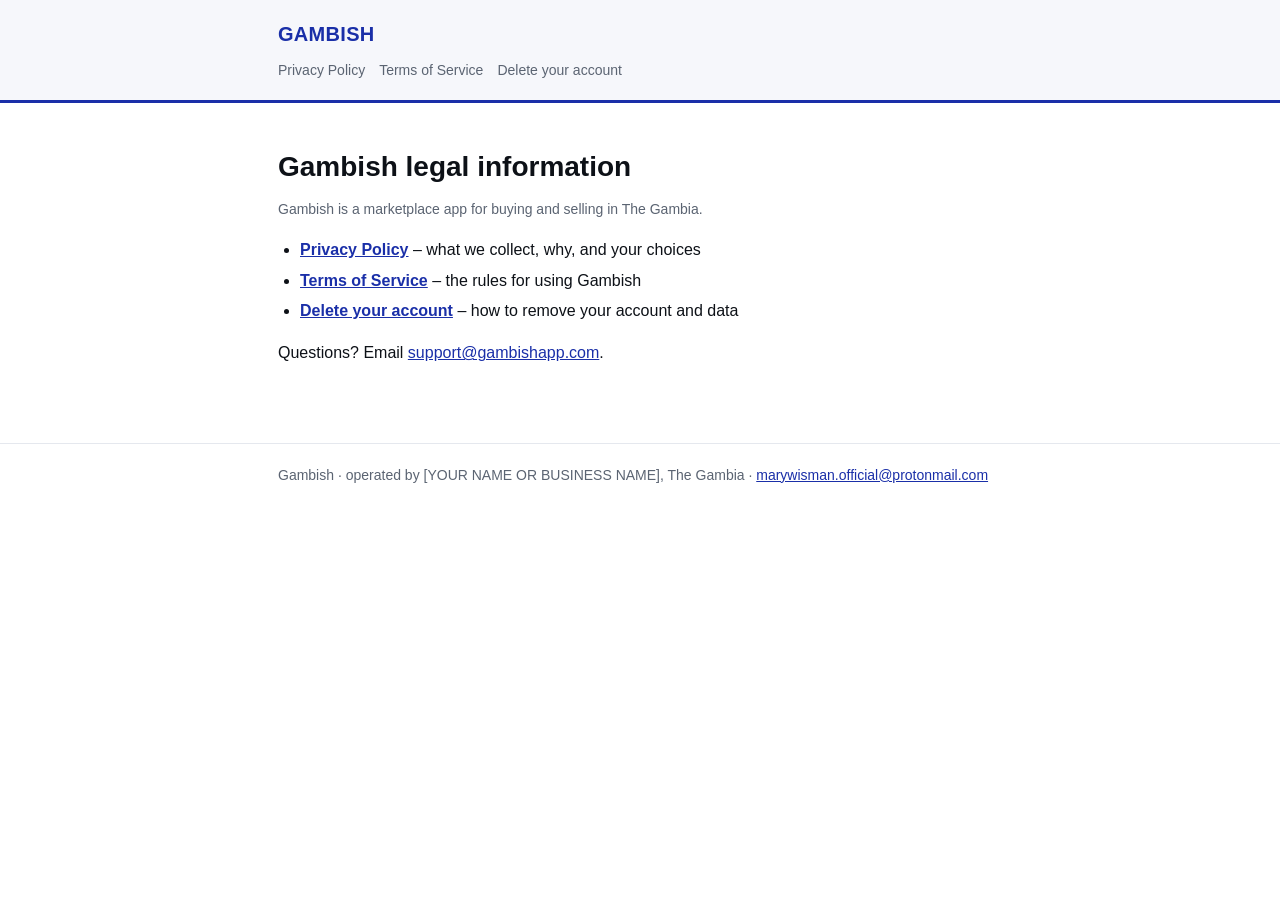
<file: index.html>
<!DOCTYPE html>
<html lang="en">
<head>
<meta charset="utf-8">
<meta name="viewport" content="width=device-width, initial-scale=1">
<title>Legal · Gambish</title>
<link rel="stylesheet" href="style.css">
</head>
<body>
<header><div class="wrap">
  <a class="brand" href="index.html">GAMBISH</a>
  <nav><a href="privacy.html">Privacy Policy</a><a href="terms.html">Terms of Service</a><a href="delete-account.html">Delete your account</a></nav>
</div></header>
<main class="wrap">

<h1>Gambish legal information</h1>
<p class="muted">Gambish is a marketplace app for buying and selling in The Gambia.</p>
<ul>
  <li><a href="privacy.html"><strong>Privacy Policy</strong></a> &ndash; what we collect, why, and your choices</li>
  <li><a href="terms.html"><strong>Terms of Service</strong></a> &ndash; the rules for using Gambish</li>
  <li><a href="delete-account.html"><strong>Delete your account</strong></a> &ndash; how to remove your account and data</li>
</ul>
<p>Questions? Email <a href="mailto:support@gambishapp.com">support@gambishapp.com</a>.</p>

</main>
<footer><div class="wrap">Gambish &middot; operated by [YOUR NAME OR BUSINESS NAME], The Gambia &middot; <a href="mailto:marywisman.official@protonmail.com">marywisman.official@protonmail.com</a></div></footer>
</body>
</html>
</file>
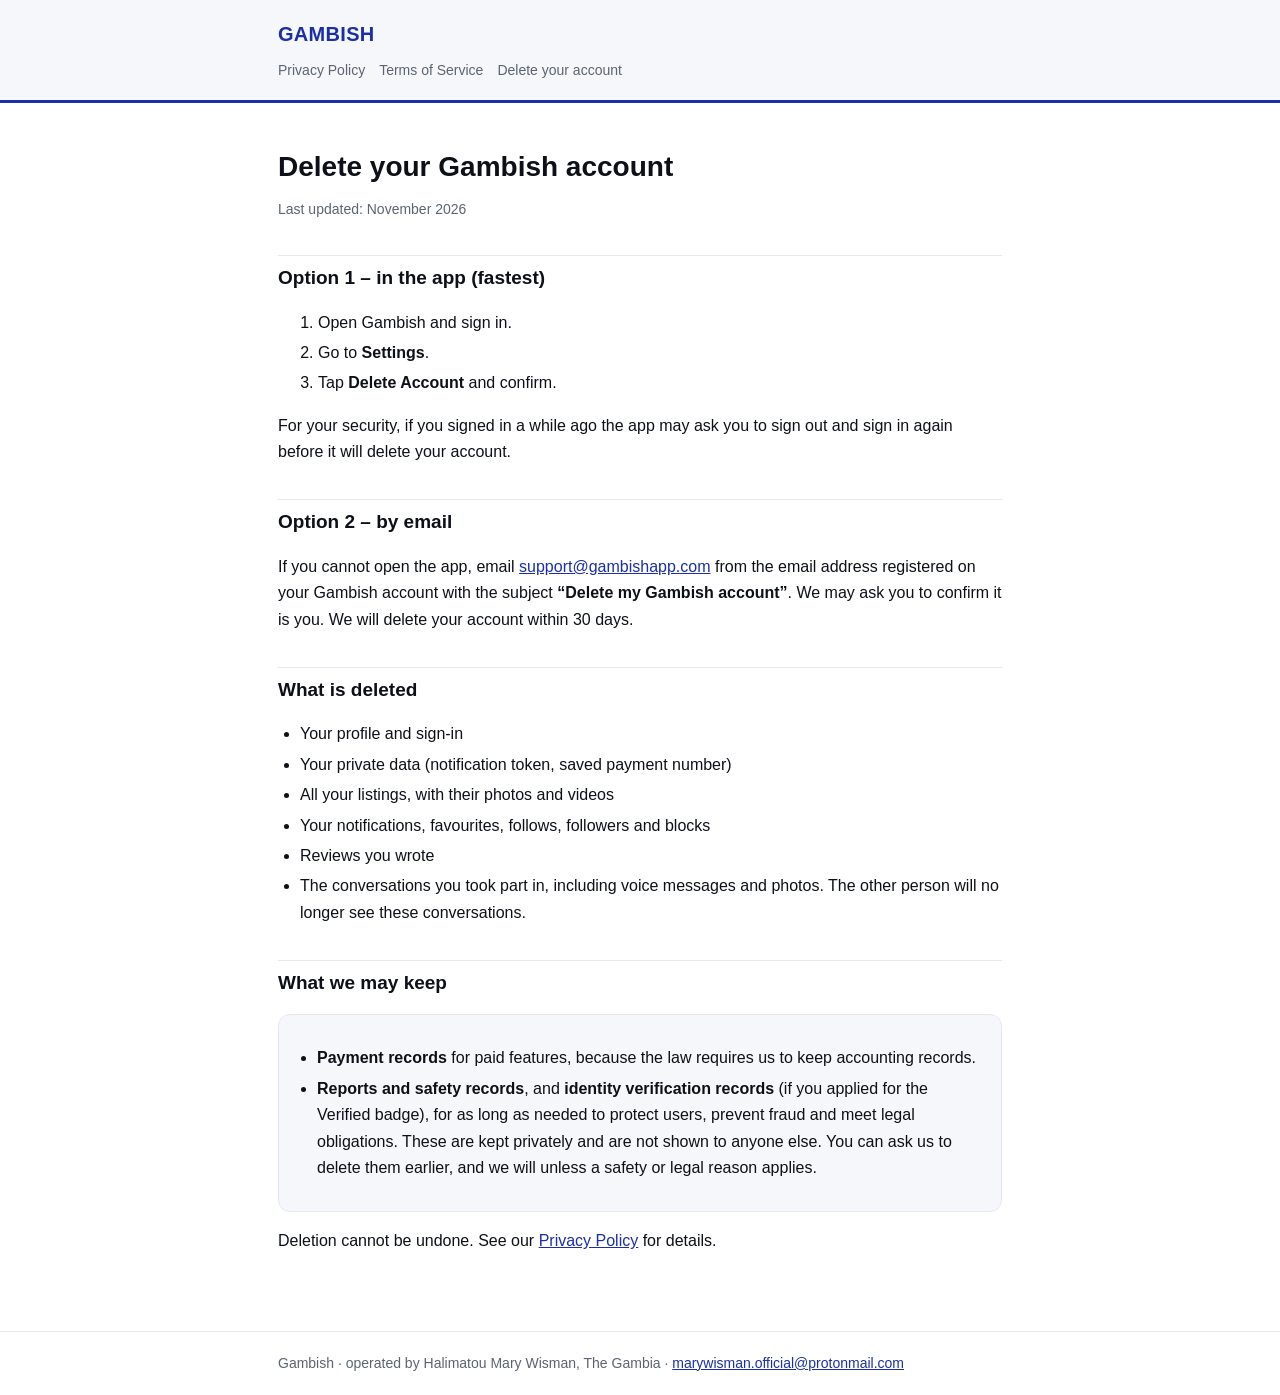
<file: delete-account.html>
<!DOCTYPE html>
<html lang="en">
<head>
<meta charset="utf-8">
<meta name="viewport" content="width=device-width, initial-scale=1">
<title>Delete your account · Gambish</title>
<link rel="stylesheet" href="style.css">
</head>
<body>
<header><div class="wrap">
  <a class="brand" href="index.html">GAMBISH</a>
  <nav><a href="privacy.html">Privacy Policy</a><a href="terms.html">Terms of Service</a><a href="delete-account.html">Delete your account</a></nav>
</div></header>
<main class="wrap">

<h1>Delete your Gambish account</h1>
<p class="muted">Last updated: November 2026</p>

<h2>Option 1 &ndash; in the app (fastest)</h2>
<ol>
  <li>Open Gambish and sign in.</li>
  <li>Go to <strong>Settings</strong>.</li>
  <li>Tap <strong>Delete Account</strong> and confirm.</li>
</ol>
<p>For your security, if you signed in a while ago the app may ask you to sign out and sign in again before it will delete your account.</p>

<h2>Option 2 &ndash; by email</h2>
<p>If you cannot open the app, email <a href="mailto:support@gambishapp.com">support@gambishapp.com</a> from the email address registered on your Gambish account with the subject <strong>&ldquo;Delete my Gambish account&rdquo;</strong>. We may ask you to confirm it is you. We will delete your account within 30 days.</p>

<h2>What is deleted</h2>
<ul>
  <li>Your profile and sign-in</li>
  <li>Your private data (notification token, saved payment number)</li>
  <li>All your listings, with their photos and videos</li>
  <li>Your notifications, favourites, follows, followers and blocks</li>
  <li>Reviews you wrote</li>
  <li>The conversations you took part in, including voice messages and photos. The other person will no longer see these conversations.</li>
</ul>

<h2>What we may keep</h2>
<div class="box">
<ul>
  <li><strong>Payment records</strong> for paid features, because the law requires us to keep accounting records.</li>
  <li><strong>Reports and safety records</strong>, and <strong>identity verification records</strong> (if you applied for the Verified badge), for as long as needed to protect users, prevent fraud and meet legal obligations. These are kept privately and are not shown to anyone else. You can ask us to delete them earlier, and we will unless a safety or legal reason applies.</li>
</ul>
</div>

<p>Deletion cannot be undone. See our <a href="privacy.html">Privacy Policy</a> for details.</p>

</main>
<footer><div class="wrap">Gambish &middot; operated by Halimatou Mary Wisman, The Gambia &middot; <a href="mailto:marywisman.official@protonmail.com">marywisman.official@protonmail.com</a></div></footer>
</body>
</html>
</file>
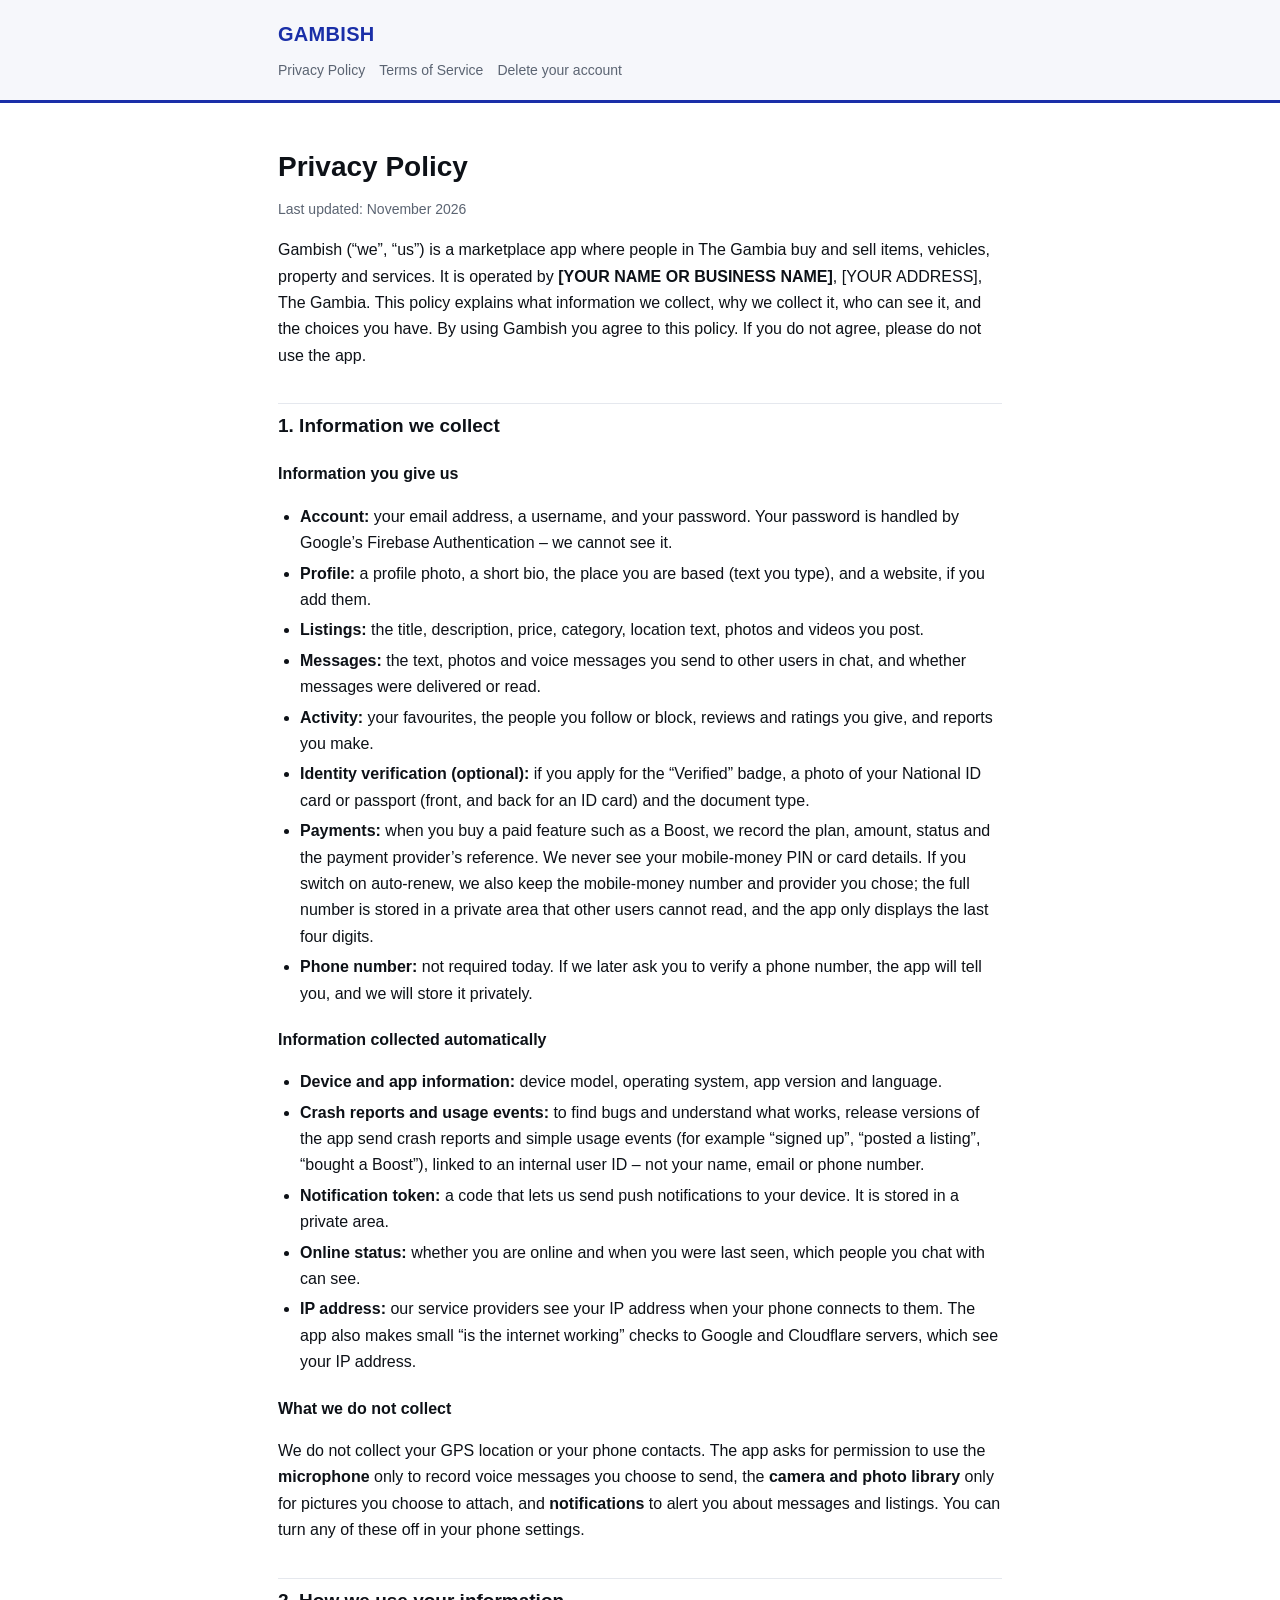
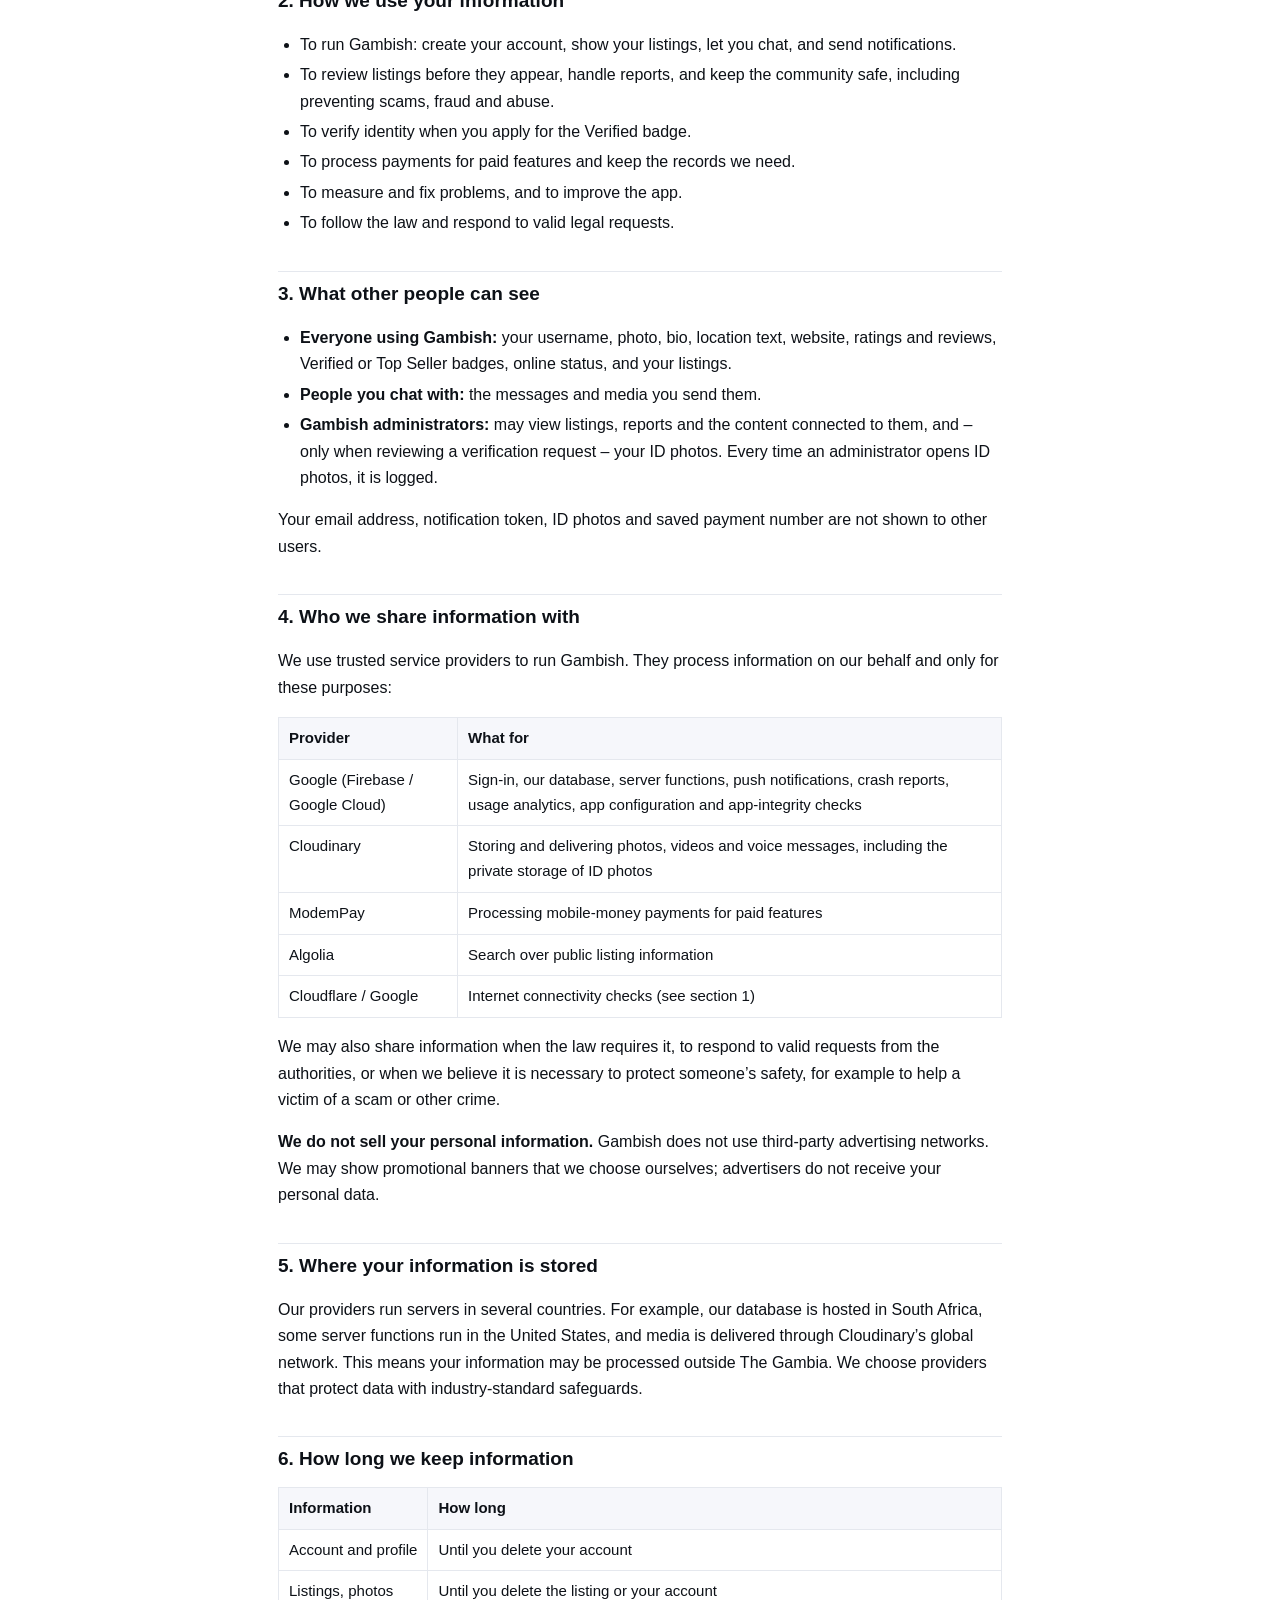
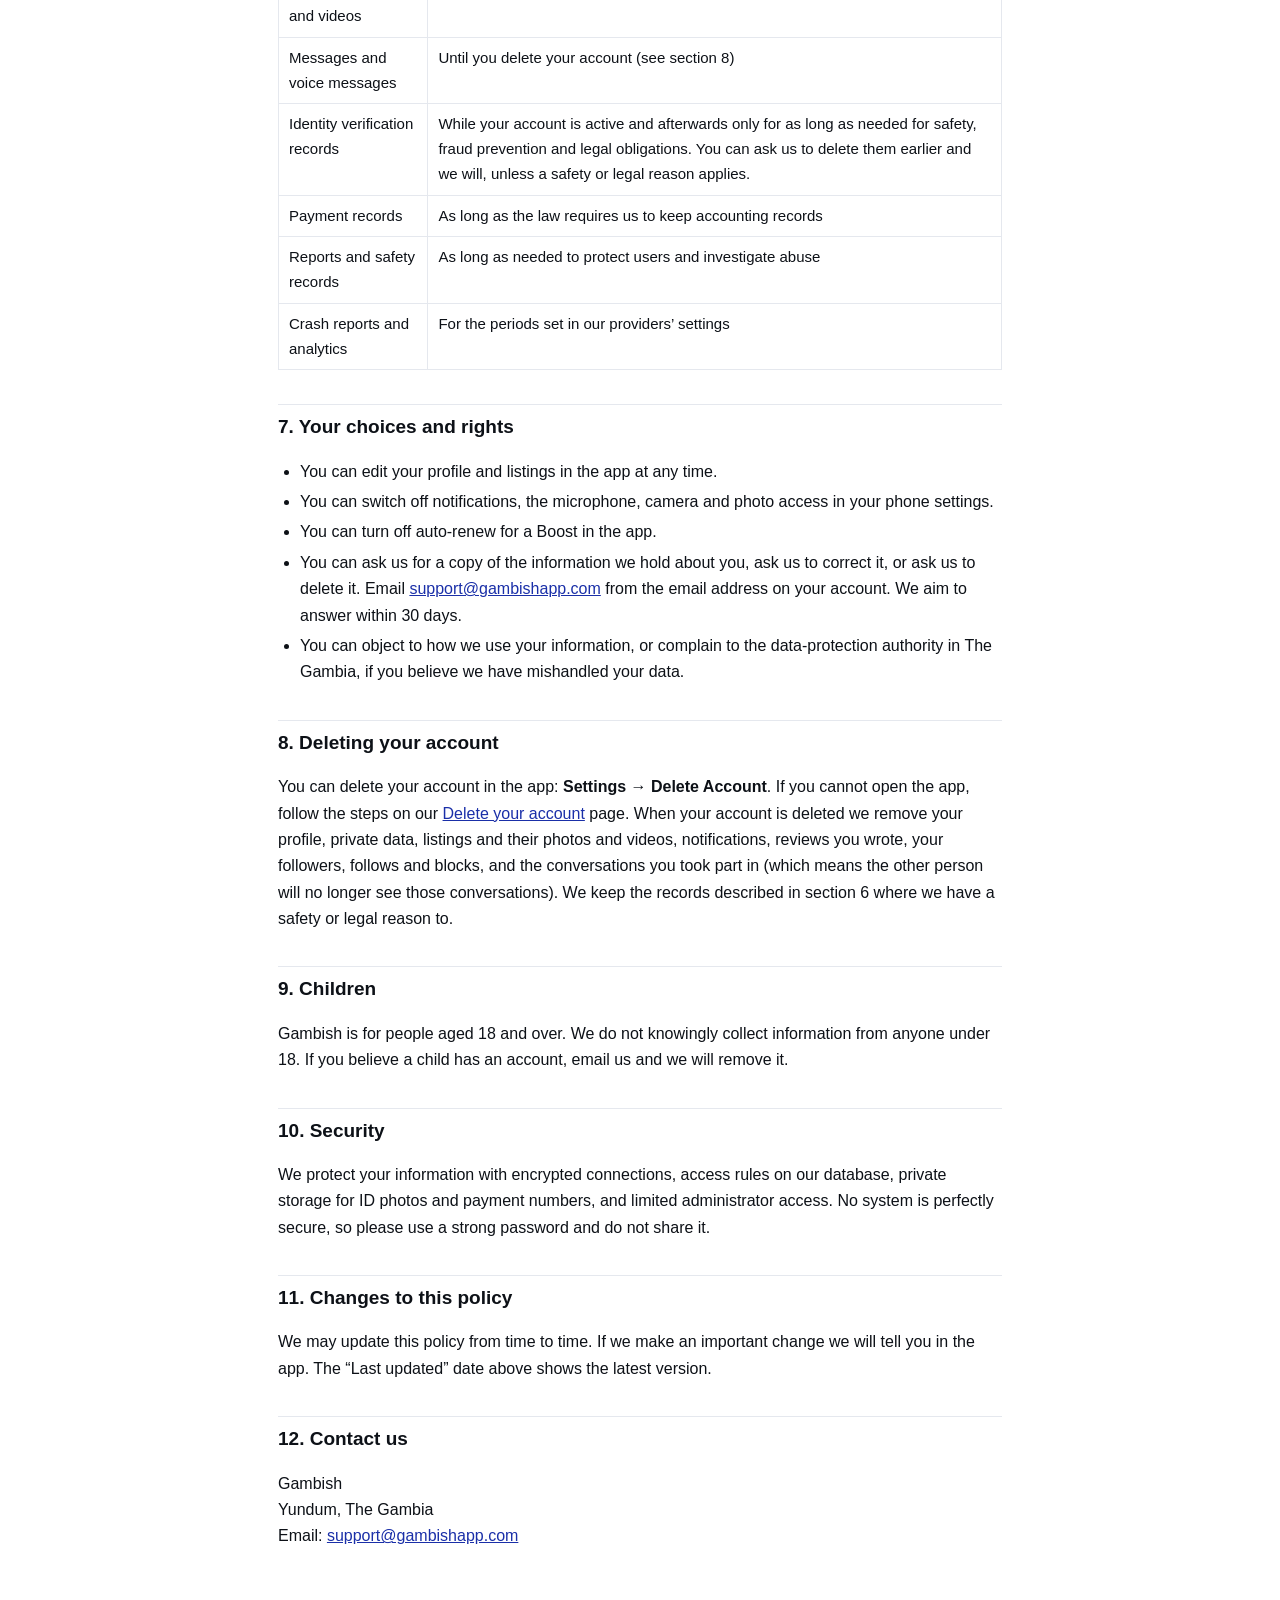
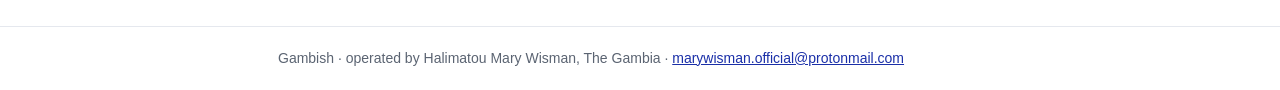
<file: privacy.html>
<!DOCTYPE html>
<html lang="en">
<head>
<meta charset="utf-8">
<meta name="viewport" content="width=device-width, initial-scale=1">
<title>Privacy Policy · Gambish</title>
<link rel="stylesheet" href="style.css">
</head>
<body>
<header><div class="wrap">
  <a class="brand" href="index.html">GAMBISH</a>
  <nav><a href="privacy.html">Privacy Policy</a><a href="terms.html">Terms of Service</a><a href="delete-account.html">Delete your account</a></nav>
</div></header>
<main class="wrap">

<h1>Privacy Policy</h1>
<p class="muted">Last updated: November 2026</p>

<p>Gambish (&ldquo;we&rdquo;, &ldquo;us&rdquo;) is a marketplace app where people in The Gambia buy and sell items, vehicles, property and services. It is operated by <strong>[YOUR NAME OR BUSINESS NAME]</strong>, [YOUR ADDRESS], The Gambia. This policy explains what information we collect, why we collect it, who can see it, and the choices you have. By using Gambish you agree to this policy. If you do not agree, please do not use the app.</p>

<h2>1. Information we collect</h2>

<h3>Information you give us</h3>
<ul>
  <li><strong>Account:</strong> your email address, a username, and your password. Your password is handled by Google&rsquo;s Firebase Authentication &ndash; we cannot see it.</li>
  <li><strong>Profile:</strong> a profile photo, a short bio, the place you are based (text you type), and a website, if you add them.</li>
  <li><strong>Listings:</strong> the title, description, price, category, location text, photos and videos you post.</li>
  <li><strong>Messages:</strong> the text, photos and voice messages you send to other users in chat, and whether messages were delivered or read.</li>
  <li><strong>Activity:</strong> your favourites, the people you follow or block, reviews and ratings you give, and reports you make.</li>
  <li><strong>Identity verification (optional):</strong> if you apply for the &ldquo;Verified&rdquo; badge, a photo of your National ID card or passport (front, and back for an ID card) and the document type.</li>
  <li><strong>Payments:</strong> when you buy a paid feature such as a Boost, we record the plan, amount, status and the payment provider&rsquo;s reference. We never see your mobile-money PIN or card details. If you switch on auto-renew, we also keep the mobile-money number and provider you chose; the full number is stored in a private area that other users cannot read, and the app only displays the last four digits.</li>
  <li><strong>Phone number:</strong> not required today. If we later ask you to verify a phone number, the app will tell you, and we will store it privately.</li>
</ul>

<h3>Information collected automatically</h3>
<ul>
  <li><strong>Device and app information:</strong> device model, operating system, app version and language.</li>
  <li><strong>Crash reports and usage events:</strong> to find bugs and understand what works, release versions of the app send crash reports and simple usage events (for example &ldquo;signed up&rdquo;, &ldquo;posted a listing&rdquo;, &ldquo;bought a Boost&rdquo;), linked to an internal user ID &ndash; not your name, email or phone number.</li>
  <li><strong>Notification token:</strong> a code that lets us send push notifications to your device. It is stored in a private area.</li>
  <li><strong>Online status:</strong> whether you are online and when you were last seen, which people you chat with can see.</li>
  <li><strong>IP address:</strong> our service providers see your IP address when your phone connects to them. The app also makes small &ldquo;is the internet working&rdquo; checks to Google and Cloudflare servers, which see your IP address.</li>
</ul>

<h3>What we do not collect</h3>
<p>We do not collect your GPS location or your phone contacts. The app asks for permission to use the <strong>microphone</strong> only to record voice messages you choose to send, the <strong>camera and photo library</strong> only for pictures you choose to attach, and <strong>notifications</strong> to alert you about messages and listings. You can turn any of these off in your phone settings.</p>

<h2>2. How we use your information</h2>
<ul>
  <li>To run Gambish: create your account, show your listings, let you chat, and send notifications.</li>
  <li>To review listings before they appear, handle reports, and keep the community safe, including preventing scams, fraud and abuse.</li>
  <li>To verify identity when you apply for the Verified badge.</li>
  <li>To process payments for paid features and keep the records we need.</li>
  <li>To measure and fix problems, and to improve the app.</li>
  <li>To follow the law and respond to valid legal requests.</li>
</ul>

<h2>3. What other people can see</h2>
<ul>
  <li><strong>Everyone using Gambish:</strong> your username, photo, bio, location text, website, ratings and reviews, Verified or Top Seller badges, online status, and your listings.</li>
  <li><strong>People you chat with:</strong> the messages and media you send them.</li>
  <li><strong>Gambish administrators:</strong> may view listings, reports and the content connected to them, and &ndash; only when reviewing a verification request &ndash; your ID photos. Every time an administrator opens ID photos, it is logged.</li>
</ul>
<p>Your email address, notification token, ID photos and saved payment number are not shown to other users.</p>

<h2>4. Who we share information with</h2>
<p>We use trusted service providers to run Gambish. They process information on our behalf and only for these purposes:</p>
<table>
<tr><th>Provider</th><th>What for</th></tr>
<tr><td>Google (Firebase / Google Cloud)</td><td>Sign-in, our database, server functions, push notifications, crash reports, usage analytics, app configuration and app-integrity checks</td></tr>
<tr><td>Cloudinary</td><td>Storing and delivering photos, videos and voice messages, including the private storage of ID photos</td></tr>
<tr><td>ModemPay</td><td>Processing mobile-money payments for paid features</td></tr>
<tr><td>Algolia</td><td>Search over public listing information</td></tr>
<tr><td>Cloudflare / Google</td><td>Internet connectivity checks (see section 1)</td></tr>
</table>
<p>We may also share information when the law requires it, to respond to valid requests from the authorities, or when we believe it is necessary to protect someone&rsquo;s safety, for example to help a victim of a scam or other crime.</p>
<p><strong>We do not sell your personal information.</strong> Gambish does not use third-party advertising networks. We may show promotional banners that we choose ourselves; advertisers do not receive your personal data.</p>

<h2>5. Where your information is stored</h2>
<p>Our providers run servers in several countries. For example, our database is hosted in South Africa, some server functions run in the United States, and media is delivered through Cloudinary&rsquo;s global network. This means your information may be processed outside The Gambia. We choose providers that protect data with industry-standard safeguards.</p>

<h2>6. How long we keep information</h2>
<table>
<tr><th>Information</th><th>How long</th></tr>
<tr><td>Account and profile</td><td>Until you delete your account</td></tr>
<tr><td>Listings, photos and videos</td><td>Until you delete the listing or your account</td></tr>
<tr><td>Messages and voice messages</td><td>Until you delete your account (see section 8)</td></tr>
<tr><td>Identity verification records</td><td>While your account is active and afterwards only for as long as needed for safety, fraud prevention and legal obligations. You can ask us to delete them earlier and we will, unless a safety or legal reason applies.</td></tr>
<tr><td>Payment records</td><td>As long as the law requires us to keep accounting records</td></tr>
<tr><td>Reports and safety records</td><td>As long as needed to protect users and investigate abuse</td></tr>
<tr><td>Crash reports and analytics</td><td>For the periods set in our providers&rsquo; settings</td></tr>
</table>

<h2>7. Your choices and rights</h2>
<ul>
  <li>You can edit your profile and listings in the app at any time.</li>
  <li>You can switch off notifications, the microphone, camera and photo access in your phone settings.</li>
  <li>You can turn off auto-renew for a Boost in the app.</li>
  <li>You can ask us for a copy of the information we hold about you, ask us to correct it, or ask us to delete it. Email <a href="mailto:support@gambishapp.com">support@gambishapp.com</a> from the email address on your account. We aim to answer within 30 days.</li>
  <li>You can object to how we use your information, or complain to the data-protection authority in The Gambia, if you believe we have mishandled your data.</li>
</ul>

<h2>8. Deleting your account</h2>
<p>You can delete your account in the app: <strong>Settings &rarr; Delete Account</strong>. If you cannot open the app, follow the steps on our <a href="delete-account.html">Delete your account</a> page. When your account is deleted we remove your profile, private data, listings and their photos and videos, notifications, reviews you wrote, your followers, follows and blocks, and the conversations you took part in (which means the other person will no longer see those conversations). We keep the records described in section 6 where we have a safety or legal reason to.</p>

<h2>9. Children</h2>
<p>Gambish is for people aged 18 and over. We do not knowingly collect information from anyone under 18. If you believe a child has an account, email us and we will remove it.</p>

<h2>10. Security</h2>
<p>We protect your information with encrypted connections, access rules on our database, private storage for ID photos and payment numbers, and limited administrator access. No system is perfectly secure, so please use a strong password and do not share it.</p>

<h2>11. Changes to this policy</h2>
<p>We may update this policy from time to time. If we make an important change we will tell you in the app. The &ldquo;Last updated&rdquo; date above shows the latest version.</p>

<h2>12. Contact us</h2>
<p>Gambish<br>Yundum, The Gambia<br>Email: <a href="mailto:support@gambishapp.com">support@gambishapp.com</a></p>

</main>
<footer><div class="wrap">Gambish &middot; operated by Halimatou Mary Wisman, The Gambia &middot; <a href="mailto:marywisman.official@protonmail.com">marywisman.official@protonmail.com</a></div></footer>
</body>
</html>
</file>
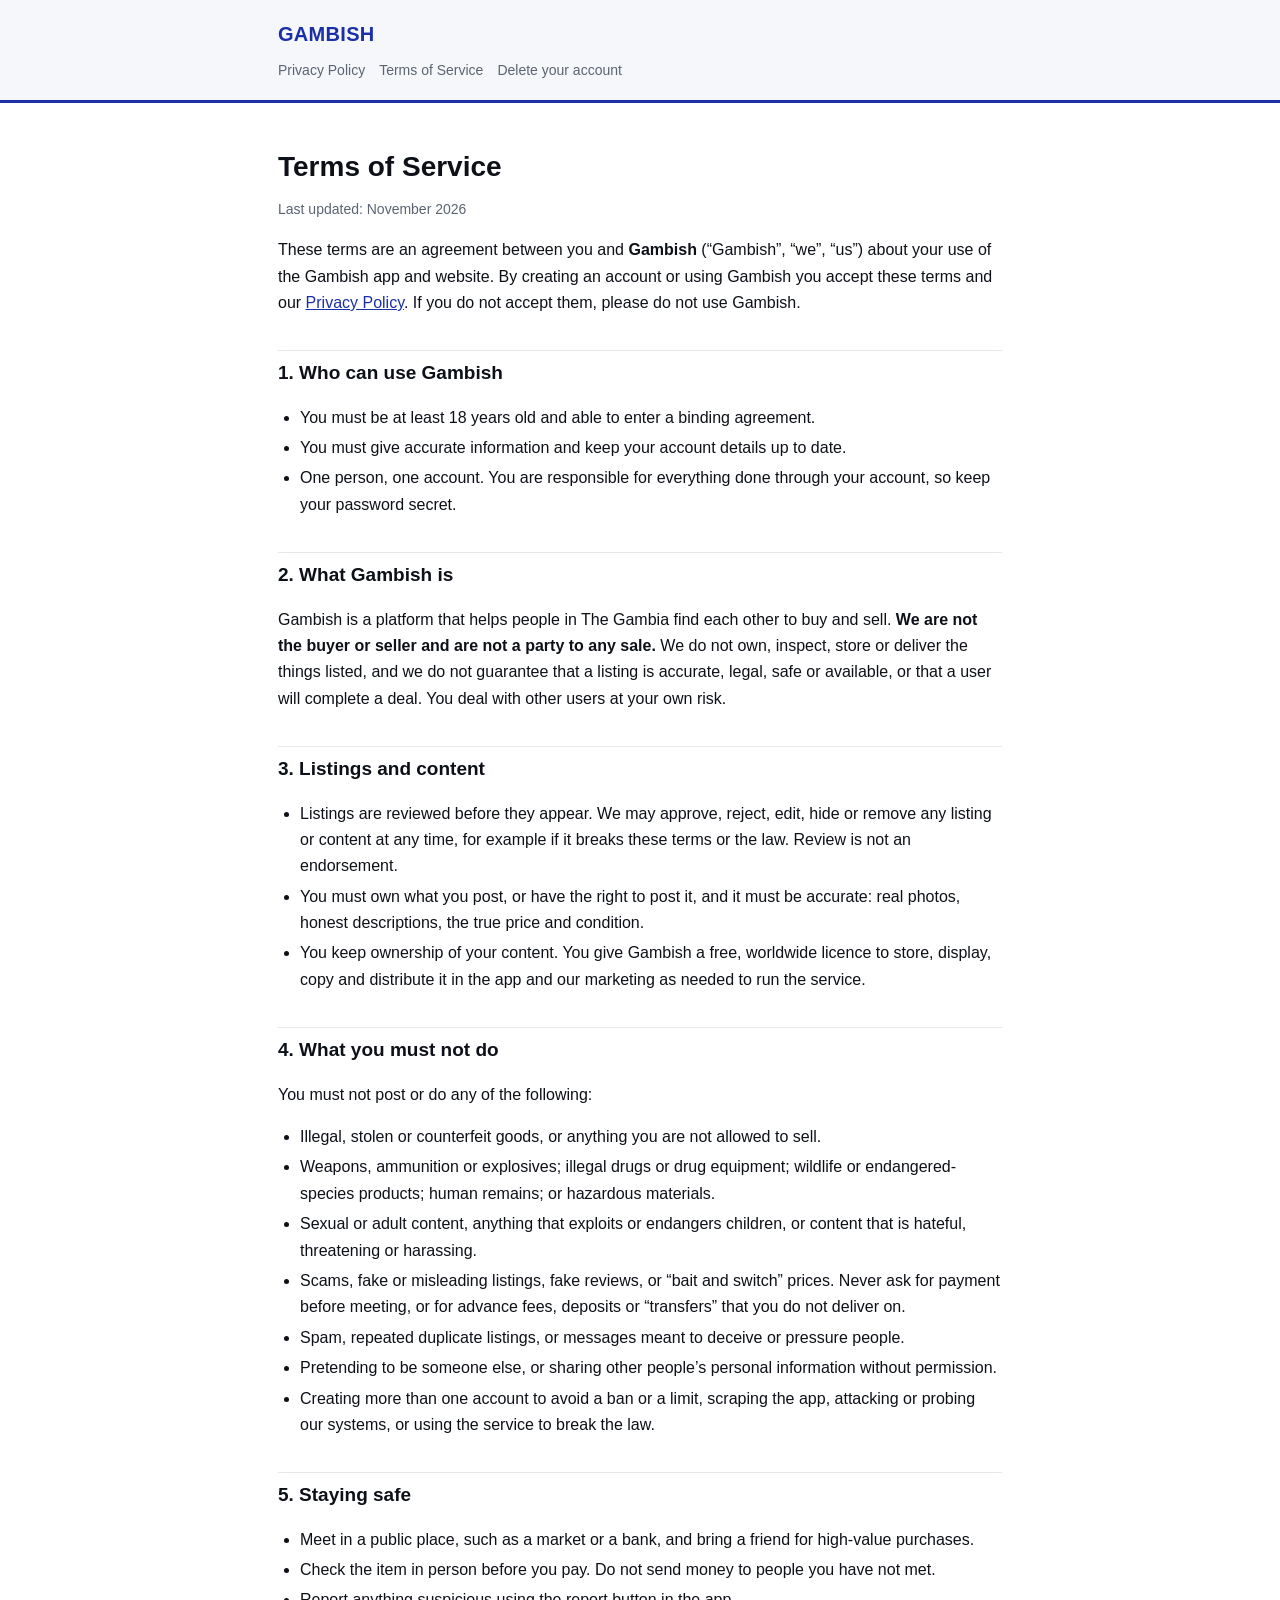
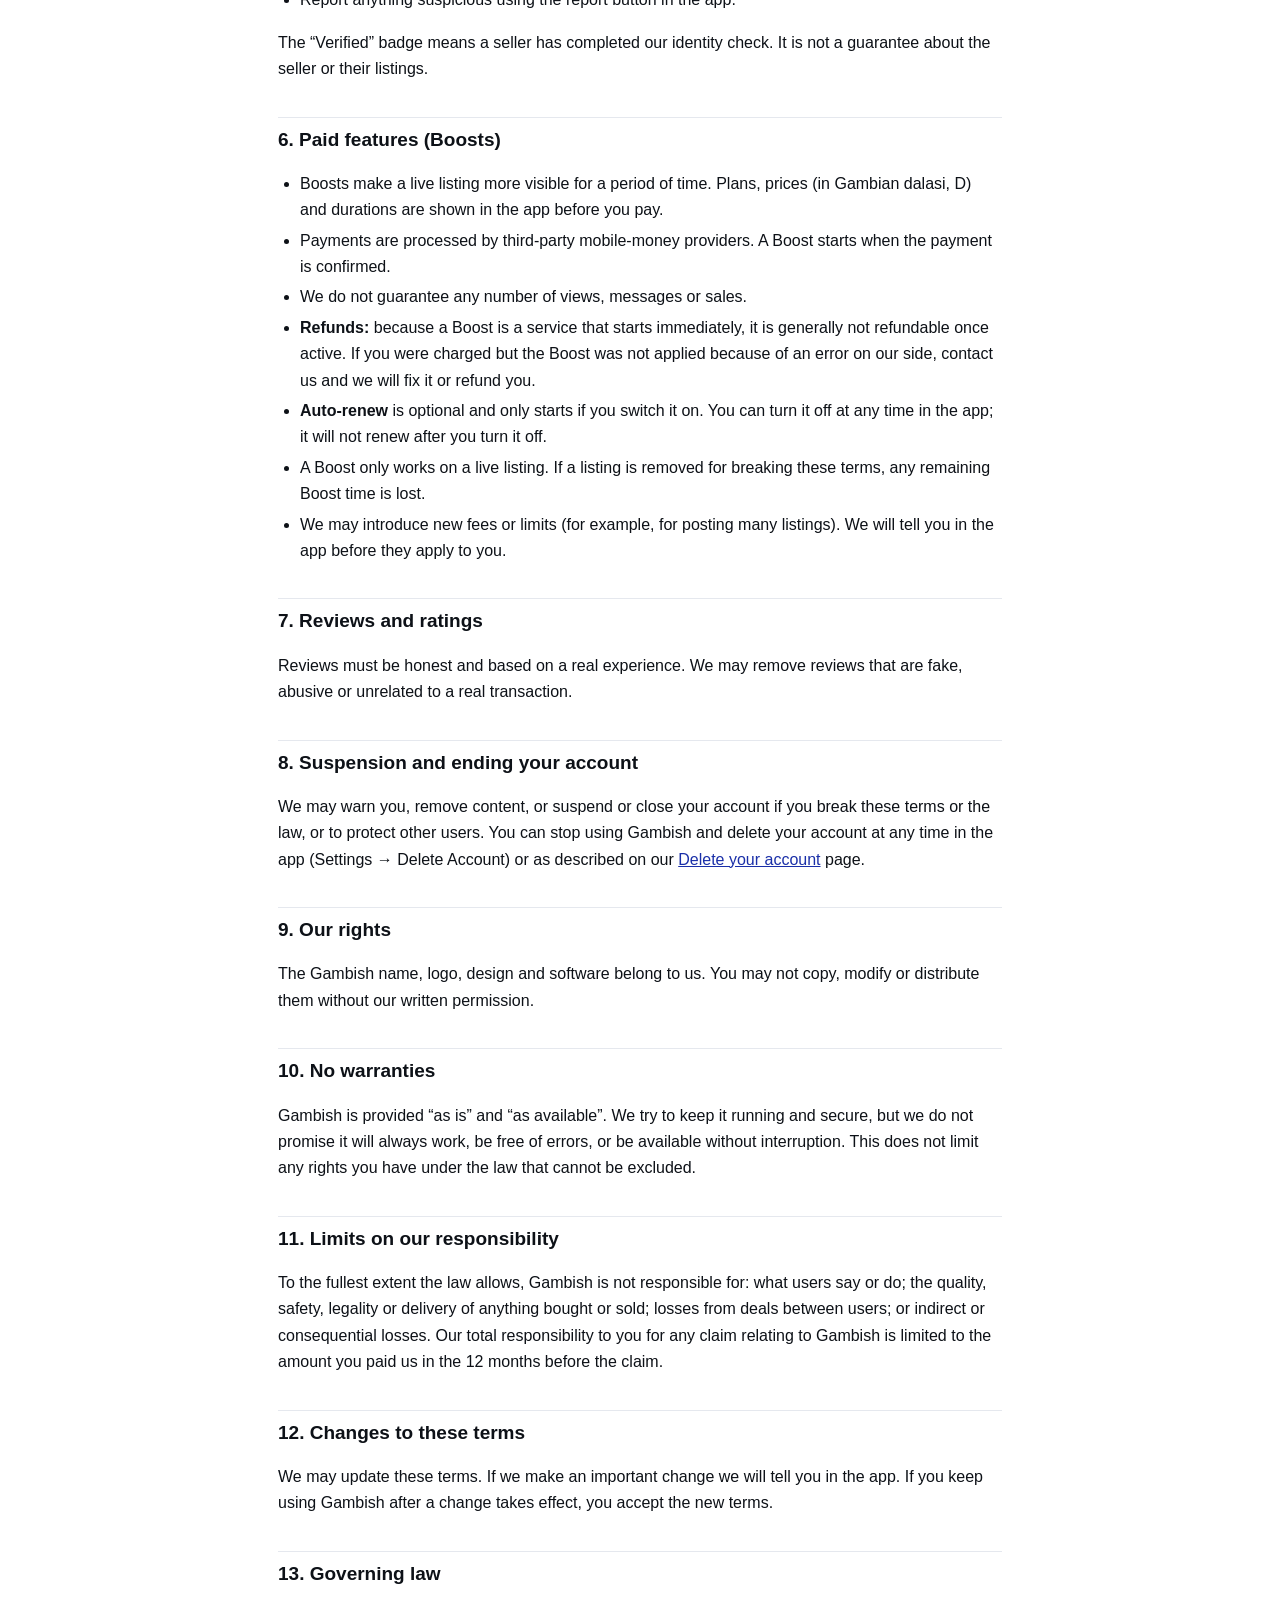
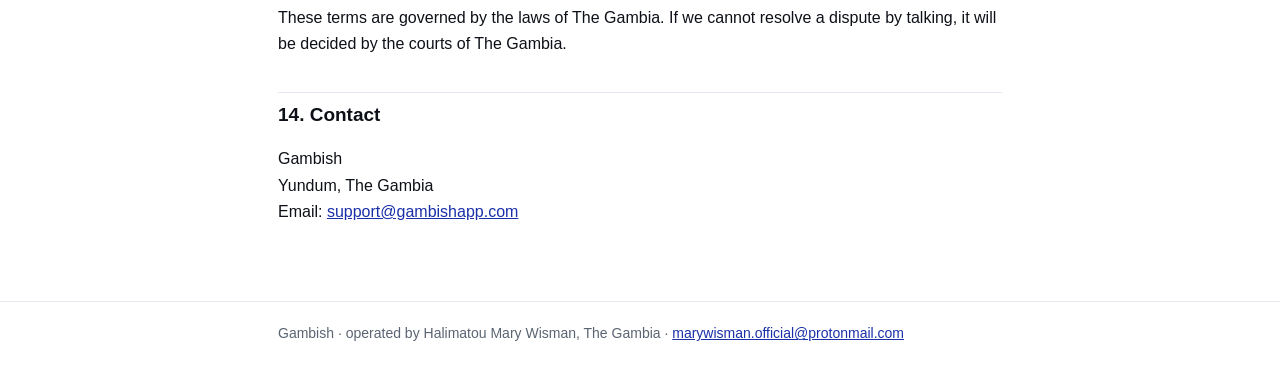
<file: terms.html>
<!DOCTYPE html>
<html lang="en">
<head>
<meta charset="utf-8">
<meta name="viewport" content="width=device-width, initial-scale=1">
<title>Terms of Service · Gambish</title>
<link rel="stylesheet" href="style.css">
</head>
<body>
<header><div class="wrap">
  <a class="brand" href="index.html">GAMBISH</a>
  <nav><a href="privacy.html">Privacy Policy</a><a href="terms.html">Terms of Service</a><a href="delete-account.html">Delete your account</a></nav>
</div></header>
<main class="wrap">

<h1>Terms of Service</h1>
<p class="muted">Last updated: November 2026</p>

<p>These terms are an agreement between you and <strong>Gambish</strong> (&ldquo;Gambish&rdquo;, &ldquo;we&rdquo;, &ldquo;us&rdquo;) about your use of the Gambish app and website. By creating an account or using Gambish you accept these terms and our <a href="privacy.html">Privacy Policy</a>. If you do not accept them, please do not use Gambish.</p>

<h2>1. Who can use Gambish</h2>
<ul>
  <li>You must be at least 18 years old and able to enter a binding agreement.</li>
  <li>You must give accurate information and keep your account details up to date.</li>
  <li>One person, one account. You are responsible for everything done through your account, so keep your password secret.</li>
</ul>

<h2>2. What Gambish is</h2>
<p>Gambish is a platform that helps people in The Gambia find each other to buy and sell. <strong>We are not the buyer or seller and are not a party to any sale.</strong> We do not own, inspect, store or deliver the things listed, and we do not guarantee that a listing is accurate, legal, safe or available, or that a user will complete a deal. You deal with other users at your own risk.</p>

<h2>3. Listings and content</h2>
<ul>
  <li>Listings are reviewed before they appear. We may approve, reject, edit, hide or remove any listing or content at any time, for example if it breaks these terms or the law. Review is not an endorsement.</li>
  <li>You must own what you post, or have the right to post it, and it must be accurate: real photos, honest descriptions, the true price and condition.</li>
  <li>You keep ownership of your content. You give Gambish a free, worldwide licence to store, display, copy and distribute it in the app and our marketing as needed to run the service.</li>
</ul>

<h2>4. What you must not do</h2>
<p>You must not post or do any of the following:</p>
<ul>
  <li>Illegal, stolen or counterfeit goods, or anything you are not allowed to sell.</li>
  <li>Weapons, ammunition or explosives; illegal drugs or drug equipment; wildlife or endangered-species products; human remains; or hazardous materials.</li>
  <li>Sexual or adult content, anything that exploits or endangers children, or content that is hateful, threatening or harassing.</li>
  <li>Scams, fake or misleading listings, fake reviews, or &ldquo;bait and switch&rdquo; prices. Never ask for payment before meeting, or for advance fees, deposits or &ldquo;transfers&rdquo; that you do not deliver on.</li>
  <li>Spam, repeated duplicate listings, or messages meant to deceive or pressure people.</li>
  <li>Pretending to be someone else, or sharing other people&rsquo;s personal information without permission.</li>
  <li>Creating more than one account to avoid a ban or a limit, scraping the app, attacking or probing our systems, or using the service to break the law.</li>
</ul>

<h2>5. Staying safe</h2>
<ul>
  <li>Meet in a public place, such as a market or a bank, and bring a friend for high-value purchases.</li>
  <li>Check the item in person before you pay. Do not send money to people you have not met.</li>
  <li>Report anything suspicious using the report button in the app.</li>
</ul>
<p>The &ldquo;Verified&rdquo; badge means a seller has completed our identity check. It is not a guarantee about the seller or their listings.</p>

<h2>6. Paid features (Boosts)</h2>
<ul>
  <li>Boosts make a live listing more visible for a period of time. Plans, prices (in Gambian dalasi, D) and durations are shown in the app before you pay.</li>
  <li>Payments are processed by third-party mobile-money providers. A Boost starts when the payment is confirmed.</li>
  <li>We do not guarantee any number of views, messages or sales.</li>
  <li><strong>Refunds:</strong> because a Boost is a service that starts immediately, it is generally not refundable once active. If you were charged but the Boost was not applied because of an error on our side, contact us and we will fix it or refund you.</li>
  <li><strong>Auto-renew</strong> is optional and only starts if you switch it on. You can turn it off at any time in the app; it will not renew after you turn it off.</li>
  <li>A Boost only works on a live listing. If a listing is removed for breaking these terms, any remaining Boost time is lost.</li>
  <li>We may introduce new fees or limits (for example, for posting many listings). We will tell you in the app before they apply to you.</li>
</ul>

<h2>7. Reviews and ratings</h2>
<p>Reviews must be honest and based on a real experience. We may remove reviews that are fake, abusive or unrelated to a real transaction.</p>

<h2>8. Suspension and ending your account</h2>
<p>We may warn you, remove content, or suspend or close your account if you break these terms or the law, or to protect other users. You can stop using Gambish and delete your account at any time in the app (Settings &rarr; Delete Account) or as described on our <a href="delete-account.html">Delete your account</a> page.</p>

<h2>9. Our rights</h2>
<p>The Gambish name, logo, design and software belong to us. You may not copy, modify or distribute them without our written permission.</p>

<h2>10. No warranties</h2>
<p>Gambish is provided &ldquo;as is&rdquo; and &ldquo;as available&rdquo;. We try to keep it running and secure, but we do not promise it will always work, be free of errors, or be available without interruption. This does not limit any rights you have under the law that cannot be excluded.</p>

<h2>11. Limits on our responsibility</h2>
<p>To the fullest extent the law allows, Gambish is not responsible for: what users say or do; the quality, safety, legality or delivery of anything bought or sold; losses from deals between users; or indirect or consequential losses. Our total responsibility to you for any claim relating to Gambish is limited to the amount you paid us in the 12 months before the claim.</p>

<h2>12. Changes to these terms</h2>
<p>We may update these terms. If we make an important change we will tell you in the app. If you keep using Gambish after a change takes effect, you accept the new terms.</p>

<h2>13. Governing law</h2>
<p>These terms are governed by the laws of The Gambia. If we cannot resolve a dispute by talking, it will be decided by the courts of The Gambia.</p>

<h2>14. Contact</h2>
<p>Gambish<br>Yundum, The Gambia<br>Email: <a href="mailto:support@gambishapp.com">support@gambishapp.com</a></p>

</main>
<footer><div class="wrap">Gambish &middot; operated by Halimatou Mary Wisman, The Gambia &middot; <a href="mailto:marywisman.official@protonmail.com">marywisman.official@protonmail.com</a></div></footer>
</body>
</html>
</file>
<file: style.css>
:root{--bg:#fff;--fg:#0d1117;--muted:#5b6472;--line:#e5e8ee;--brand:#1a2fa8;--card:#f6f7fb}
@media (prefers-color-scheme:dark){:root{--bg:#121212;--fg:#f1f3f9;--muted:#9aa3b5;--line:#252836;--brand:#8da2ff;--card:#1b1d27}}
*{box-sizing:border-box}
body{margin:0;background:var(--bg);color:var(--fg);font:16px/1.65 -apple-system,BlinkMacSystemFont,"Segoe UI",Roboto,Helvetica,Arial,sans-serif}
header{border-bottom:3px solid var(--brand);background:var(--card)}
.wrap{max-width:760px;margin:0 auto;padding:20px 18px}
header .wrap{padding:18px}
header a.brand{font-weight:800;font-size:20px;color:var(--brand);text-decoration:none;letter-spacing:.3px}
nav{margin-top:8px;font-size:14px}
nav a{color:var(--muted);margin-right:14px;text-decoration:none}
nav a:hover{color:var(--brand)}
h1{font-size:28px;line-height:1.25;margin:26px 0 4px}
h2{font-size:19px;margin:34px 0 8px;padding-top:6px;border-top:1px solid var(--line)}
h3{font-size:16px;margin:20px 0 4px}
p,li{color:var(--fg)}
.muted{color:var(--muted);font-size:14px}
ul{padding-left:22px}li{margin:4px 0}
a{color:var(--brand)}
.box{background:var(--card);border:1px solid var(--line);border-radius:12px;padding:14px 16px;margin:16px 0}
table{border-collapse:collapse;width:100%;margin:12px 0;font-size:15px}
th,td{border:1px solid var(--line);padding:8px 10px;text-align:left;vertical-align:top}
th{background:var(--card)}
footer{border-top:1px solid var(--line);margin-top:40px;color:var(--muted);font-size:14px}
@media (max-width:520px){h1{font-size:24px}table{font-size:14px}}
</file>
